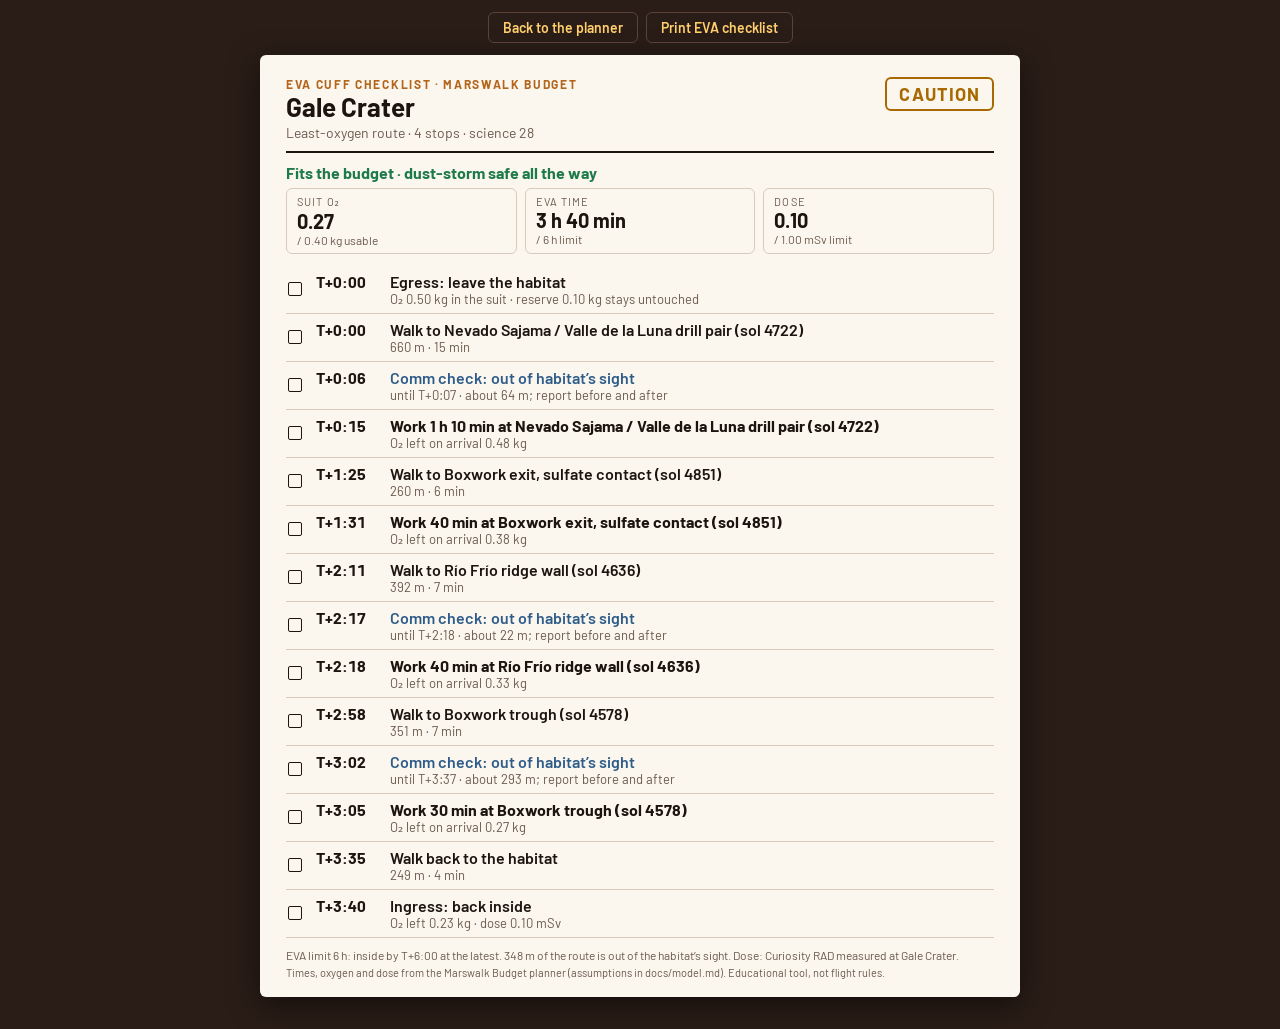
<file: checklist.html>
<!-- Generated with AI assistance for NASA Space Apps 2026; reviewed by the team -->
<!doctype html>
<html lang="en">
<head>
  <meta charset="utf-8">
  <meta name="viewport" content="width=device-width, initial-scale=1">
  <title>EVA checklist — Marswalk Budget</title>
  <meta name="description" content="The astronaut's cuff checklist for the planned walk: timed steps, turn-back time, comm checks and budgets.">
  <link rel="preconnect" href="https://fonts.googleapis.com">
  <link rel="preconnect" href="https://fonts.gstatic.com" crossorigin>
  <link rel="stylesheet" href="https://fonts.googleapis.com/css2?family=Barlow:wght@400;500;600;700&display=swap">
  <style>
    :root {
      --paper: #fbf6ee; --ink: #1d1410; --muted: #6c5a4e; --rule: #d9cbbb; --accent: #b4651c;
      --ok: #1f7a4a; --warn: #a86a00; --bad: #c0301f;
    }
    * { box-sizing: border-box; }
    html, body { margin: 0; background: #2a1d17; color: var(--ink); font-family: Barlow, system-ui, sans-serif; }
    .bar {
      display: flex; gap: 8px; justify-content: center; flex-wrap: wrap; padding: 12px 16px;
      font-size: 14px;
    }
    .bar a, .bar button {
      font: inherit; font-weight: 600; color: #ffcf6e; background: transparent; border: 1px solid #5a4236;
      border-radius: 6px; padding: 6px 14px; cursor: pointer; text-decoration: none;
    }
    .bar button:hover, .bar a:hover { border-color: #ffcf6e; }
    #status { color: #f1e6dc; text-align: center; padding: 40px 16px; }
    .sheet {
      background: var(--paper); max-width: 760px; margin: 0 auto 32px; padding: 22px 26px 18px;
      border-radius: 6px; box-shadow: 0 8px 30px #0008;
    }
    header { display: flex; justify-content: space-between; gap: 12px; align-items: flex-start; border-bottom: 2px solid var(--ink); padding-bottom: 10px; }
    .kicker { margin: 0; font-size: 12px; letter-spacing: .14em; text-transform: uppercase; color: var(--accent); font-weight: 700; }
    h1 { margin: 2px 0 2px; font-size: 26px; line-height: 1.1; }
    #route { margin: 0; color: var(--muted); font-size: 14px; }
    .level {
      font-weight: 700; font-size: 18px; letter-spacing: .06em; padding: 4px 12px; border: 2px solid currentColor;
      border-radius: 6px; white-space: nowrap;
    }
    .level[data-level="GO"] { color: var(--ok); }
    .level[data-level="CAUTION"] { color: var(--warn); }
    .level[data-level="NO-GO"] { color: var(--bad); }
    .fit { margin: 10px 0 6px; font-weight: 700; font-size: 16px; }
    .fit.ok { color: var(--ok); }
    .fit.over { color: var(--bad); }
    .budgets { display: grid; grid-template-columns: repeat(3, minmax(0, 1fr)); gap: 8px; margin-bottom: 12px; }
    .budget { border: 1px solid var(--rule); border-radius: 6px; padding: 6px 10px; display: flex; flex-direction: column; }
    .budget.over { border-color: var(--bad); color: var(--bad); }
    .b-label { font-size: 11px; text-transform: uppercase; letter-spacing: .1em; color: var(--muted); }
    .budget strong { font-size: 20px; }
    .b-limit { font-size: 12px; color: var(--muted); }
    ol.items { list-style: none; margin: 0; padding: 0; }
    .item {
      display: grid; grid-template-columns: 18px 64px minmax(0, 1fr); gap: 10px; align-items: baseline;
      padding: 6px 2px; border-bottom: 1px solid var(--rule); break-inside: avoid;
    }
    .box { width: 14px; height: 14px; border: 1.5px solid var(--ink); border-radius: 2px; align-self: center; }
    .time { font-variant-numeric: tabular-nums; font-weight: 700; }
    .what strong { display: block; font-size: 16px; font-weight: 600; }
    .note { display: block; font-size: 13px; color: var(--muted); }
    .item.work .what strong { font-weight: 700; }
    .item.comm .what strong { color: #2f5d8a; }
    .item.alert { background: #fde4dd; }
    .item.alert .what strong { color: var(--bad); font-weight: 700; letter-spacing: .02em; }
    .item.storm { background: #fdf0d3; }
    .item.storm .what strong { color: var(--warn); }
    .foot { margin: 10px 0 0; font-size: 12px; color: var(--muted); }
    .credit { margin: 4px 0 0; font-size: 11px; color: var(--muted); }
    @media (max-width: 520px) {
      .sheet { padding: 16px 14px; border-radius: 0; }
      header { flex-direction: column; }
      .budgets { grid-template-columns: 1fr; }
      .budget { flex-direction: row; align-items: baseline; gap: 8px; }
      .item { grid-template-columns: 16px 54px minmax(0, 1fr); gap: 8px; }
    }
    @page { size: auto; margin: 12mm; }
    @media print {
      html, body { background: #fff; }
      header { padding-bottom: 6pt; }
      .fit { margin: 6pt 0 4pt; }
      .budgets { margin-bottom: 6pt; }
      .budget { padding: 3pt 8pt; }
      .budget strong { font-size: 14pt; }
      .item { padding: 2pt 0; line-height: 1.2; }
      .foot { margin-top: 6pt; }
      .bar, #status { display: none !important; }
      .sheet { box-shadow: none; max-width: none; margin: 0; padding: 0; background: #fff; border-radius: 0; }
      h1 { font-size: 20pt; }
      .what strong { font-size: 11pt; }
      .note { font-size: 9pt; }
      .item.alert, .item.storm { -webkit-print-color-adjust: exact; print-color-adjust: exact; }
    }
  </style>
  <script type="module">
    import { mountChecklist } from './js/checklist.js';
    mountChecklist();
  </script>
</head>
<body>
  <nav class="bar" aria-label="Checklist actions">
    <a id="back" href="./">Back to the planner</a>
    <button type="button" id="print">Print EVA checklist</button>
  </nav>
  <p id="status">Planning the walk…</p>
  <main class="sheet" id="sheet" hidden>
    <header>
      <div>
        <p class="kicker">EVA cuff checklist · Marswalk Budget</p>
        <h1 id="site">—</h1>
        <p id="route"></p>
      </div>
      <span class="level" id="level" title="Go/No-Go from the conditions snapshot and this route's budget" hidden></span>
    </header>
    <p class="fit" id="fit"></p>
    <div class="budgets" id="budgets"></div>
    <ol class="items" id="items" aria-label="Timed EVA steps"></ol>
    <p class="foot" id="foot"></p>
    <p class="credit">Times, oxygen and dose from the Marswalk Budget planner (assumptions in docs/model.md). Educational tool, not flight rules.</p>
  </main>
</body>
</html>
</file>
